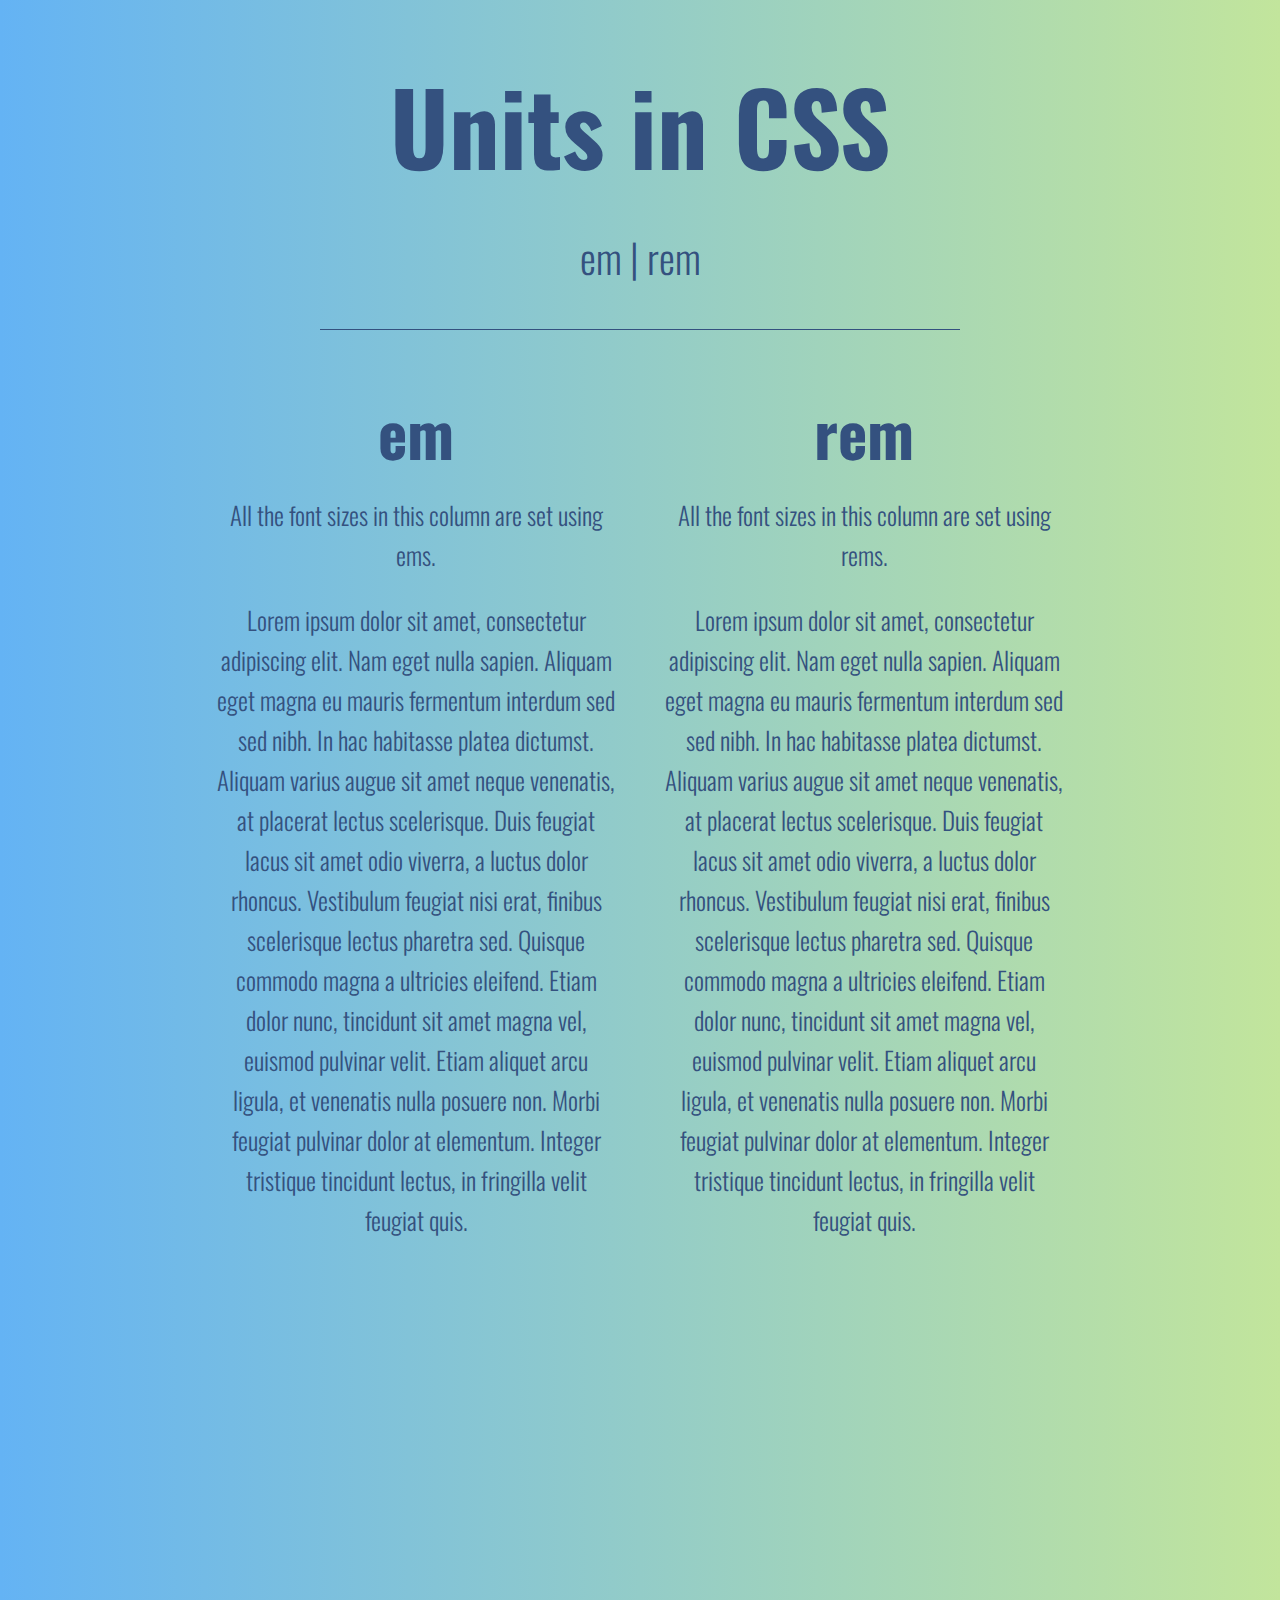
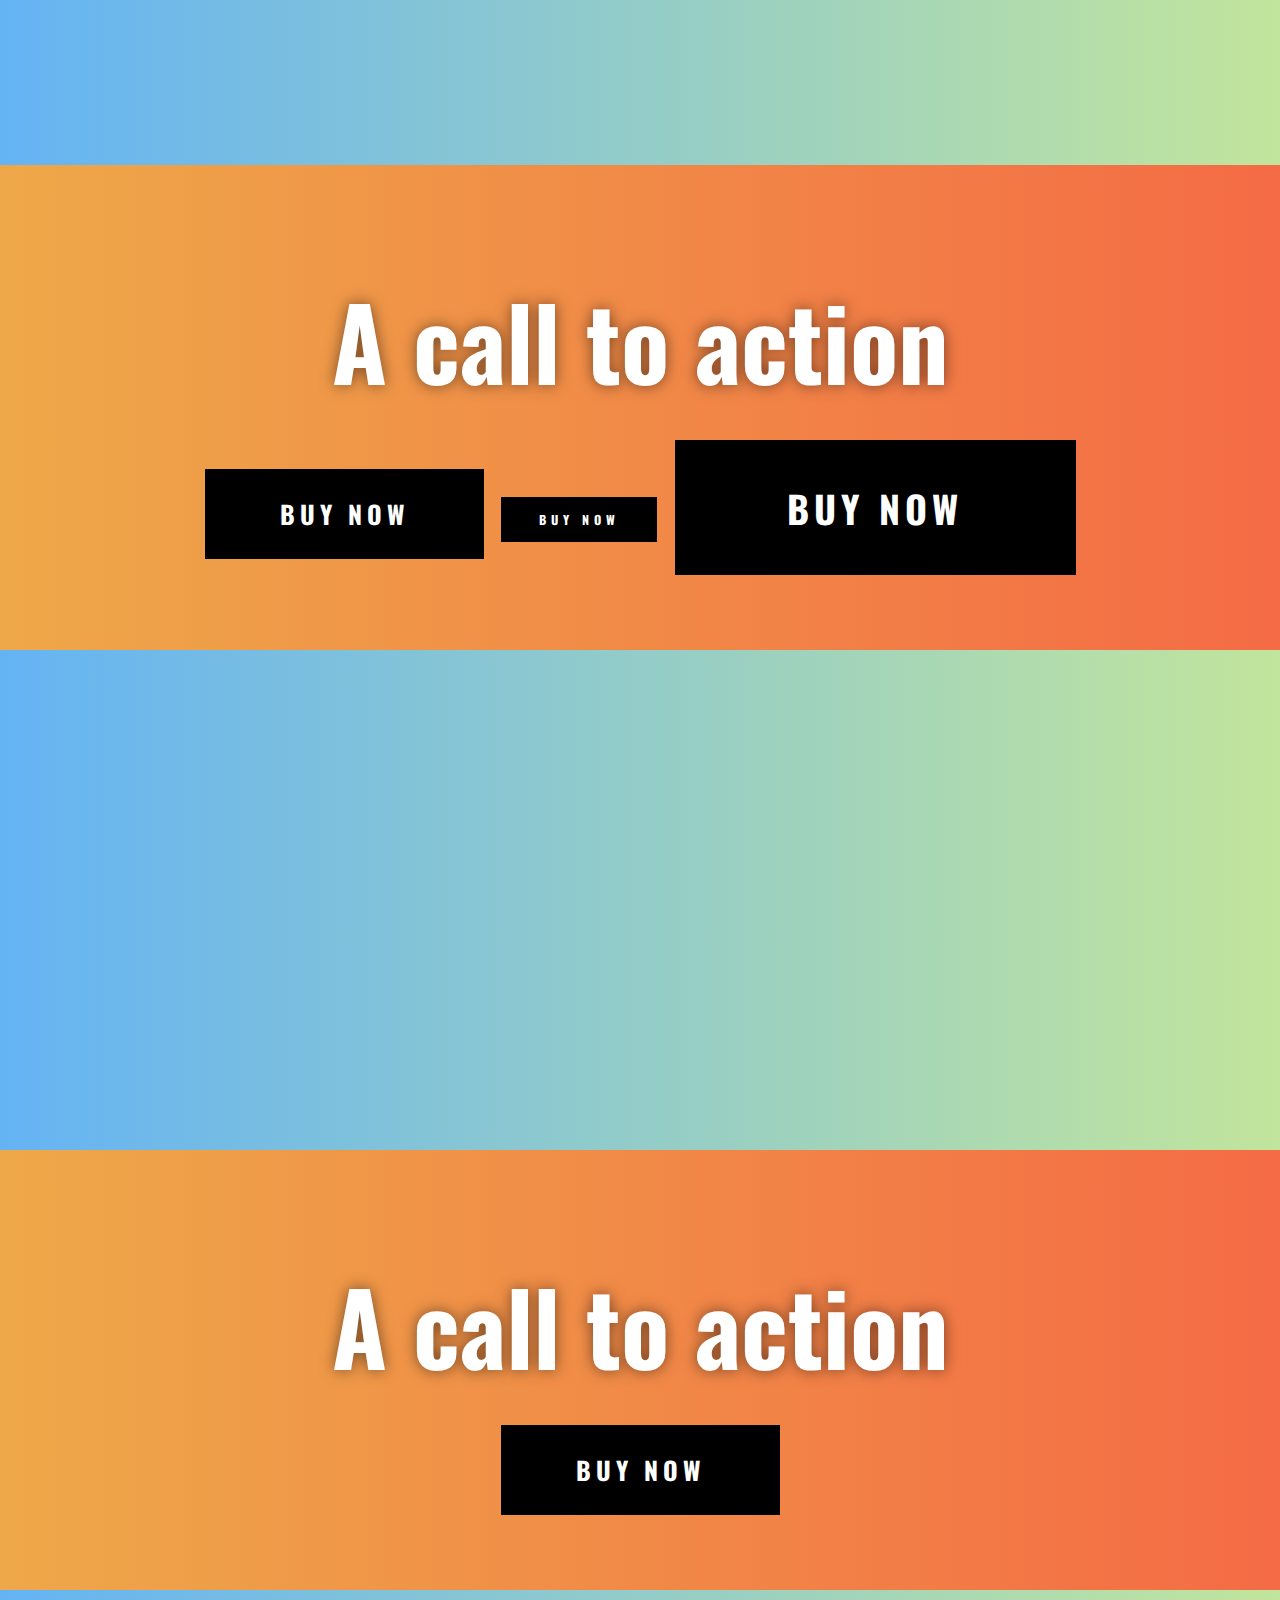
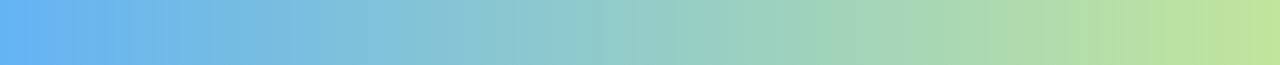
<file: Getting familiar with relative units/index.html>
<!DOCTYPE html>
<html lang="en">
  <head>
    <meta charset="UTF-8" />
    <meta http-equiv="X-UA-Compatible" content="IE=edge" />
    <meta name="viewport" content="width=device-width, initial-scale=1.0" />
    <link rel="stylesheet" href="style.css" />
    <title>Document</title>
  </head>
  <body>
    <h1>Units in CSS</h1>
    <p class="subhead">em | rem</p>

    <div class="grid">
      <div class="col col--em">
        <h1>em</h1>
        <p>All the font sizes in this column are set using ems.</p>
        <p>
          Lorem ipsum dolor sit amet, consectetur adipiscing elit. Nam eget
          nulla sapien. Aliquam eget magna eu mauris fermentum interdum sed sed
          nibh. In hac habitasse platea dictumst. Aliquam varius augue sit amet
          neque venenatis, at placerat lectus scelerisque. Duis feugiat lacus
          sit amet odio viverra, a luctus dolor rhoncus. Vestibulum feugiat nisi
          erat, finibus scelerisque lectus pharetra sed. Quisque commodo magna a
          ultricies eleifend. Etiam dolor nunc, tincidunt sit amet magna vel,
          euismod pulvinar velit. Etiam aliquet arcu ligula, et venenatis nulla
          posuere non. Morbi feugiat pulvinar dolor at elementum. Integer
          tristique tincidunt lectus, in fringilla velit feugiat quis.
        </p>
      </div>

      <div class="col col--rem">
        <h1>rem</h1>
        <p>All the font sizes in this column are set using rems.</p>
        <p>
          Lorem ipsum dolor sit amet, consectetur adipiscing elit. Nam eget
          nulla sapien. Aliquam eget magna eu mauris fermentum interdum sed sed
          nibh. In hac habitasse platea dictumst. Aliquam varius augue sit amet
          neque venenatis, at placerat lectus scelerisque. Duis feugiat lacus
          sit amet odio viverra, a luctus dolor rhoncus. Vestibulum feugiat nisi
          erat, finibus scelerisque lectus pharetra sed. Quisque commodo magna a
          ultricies eleifend. Etiam dolor nunc, tincidunt sit amet magna vel,
          euismod pulvinar velit. Etiam aliquet arcu ligula, et venenatis nulla
          posuere non. Morbi feugiat pulvinar dolor at elementum. Integer
          tristique tincidunt lectus, in fringilla velit feugiat quis.
        </p>
      </div>
    </div>

    <div class="call-to-action">
      <h1>A call to action</h1>
      <a href="" class="btn">Buy now</a>
      <a href="" class="btn btn--small">Buy now</a>
      <a href="" class="btn btn--lrg">Buy now</a>
    </div>

    <div class="call-to-action call-to-action--small">
      <h1>A call to action</h1>
      <a href="" class="btn">Buy now</a>
    </div>
  </body>
</html>
</file>
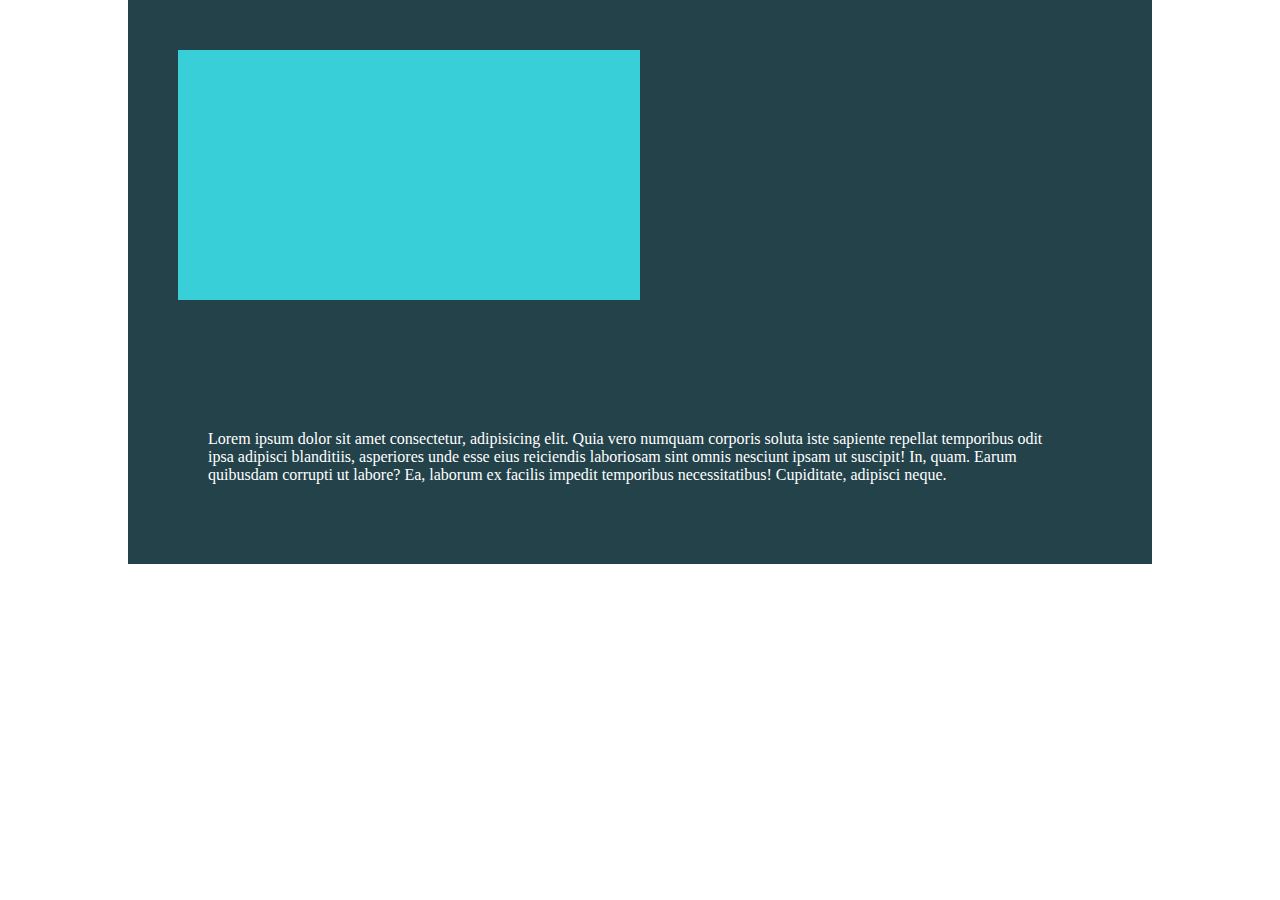
<file: Using percentages and avoiding heights/index.html>
<!DOCTYPE html>
<html lang="en">
  <head>
    <meta charset="UTF-8" />
    <meta http-equiv="X-UA-Compatible" content="IE=edge" />
    <meta name="viewport" content="width=device-width, initial-scale=1.0" />
    <link rel="stylesheet" href="style.css" />
    <title>Document</title>
  </head>
  <body>
    <div class="parent">
      <div class="child"></div>
    </div>
    <div class="container">
      Lorem ipsum dolor sit amet consectetur, adipisicing elit. Quia vero
      numquam corporis soluta iste sapiente repellat temporibus odit ipsa
      adipisci blanditiis, asperiores unde esse eius reiciendis laboriosam sint
      omnis nesciunt ipsam ut suscipit! In, quam. Earum quibusdam corrupti ut
      labore? Ea, laborum ex facilis impedit temporibus necessitatibus!
      Cupiditate, adipisci neque.
    </div>
  </body>
</html>
</file>
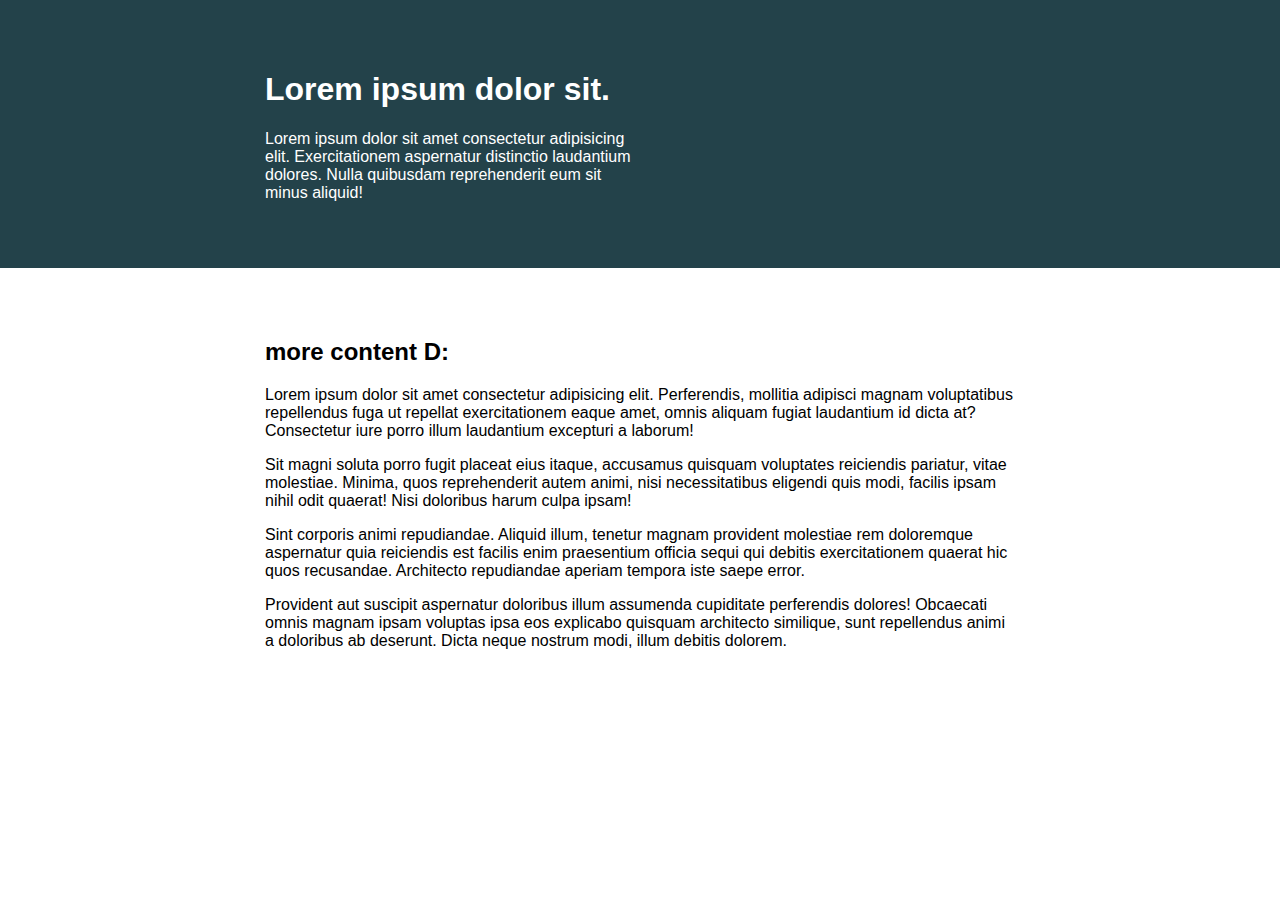
<file: Enter max-width/challenge 2/index.html>
<!DOCTYPE html>
<html lang="en">
  <head>
    <meta charset="UTF-8" />
    <meta name="viewport" content="width=device-width, initial-scale=1.0" />
    <title>Day 01</title>

    <link rel="stylesheet" href="style.css" />
  </head>
  <body>
    <div class="main-container">
      <div class="container">
        <div class="intro-content">
          <h1>Lorem ipsum dolor sit.</h1>
          <p>
            Lorem ipsum dolor sit amet consectetur adipisicing elit.
            Exercitationem aspernatur distinctio laudantium dolores. Nulla
            quibusdam reprehenderit eum sit minus aliquid!
          </p>
        </div>
      </div>
    </div>
    <div class="more-content">
      <h2>more content D:</h2>
      <p>
        Lorem ipsum dolor sit amet consectetur adipisicing elit. Perferendis,
        mollitia adipisci magnam voluptatibus repellendus fuga ut repellat
        exercitationem eaque amet, omnis aliquam fugiat laudantium id dicta at?
        Consectetur iure porro illum laudantium excepturi a laborum!
      </p>
      <p>
        Sit magni soluta porro fugit placeat eius itaque, accusamus quisquam
        voluptates reiciendis pariatur, vitae molestiae. Minima, quos
        reprehenderit autem animi, nisi necessitatibus eligendi quis modi,
        facilis ipsam nihil odit quaerat! Nisi doloribus harum culpa ipsam!
      </p>
      <p>
        Sint corporis animi repudiandae. Aliquid illum, tenetur magnam provident
        molestiae rem doloremque aspernatur quia reiciendis est facilis enim
        praesentium officia sequi qui debitis exercitationem quaerat hic quos
        recusandae. Architecto repudiandae aperiam tempora iste saepe error.
      </p>
      <p>
        Provident aut suscipit aspernatur doloribus illum assumenda cupiditate
        perferendis dolores! Obcaecati omnis magnam ipsam voluptas ipsa eos
        explicabo quisquam architecto similique, sunt repellendus animi a
        doloribus ab deserunt. Dicta neque nostrum modi, illum debitis dolorem.
      </p>
    </div>
  </body>
</html>
</file>
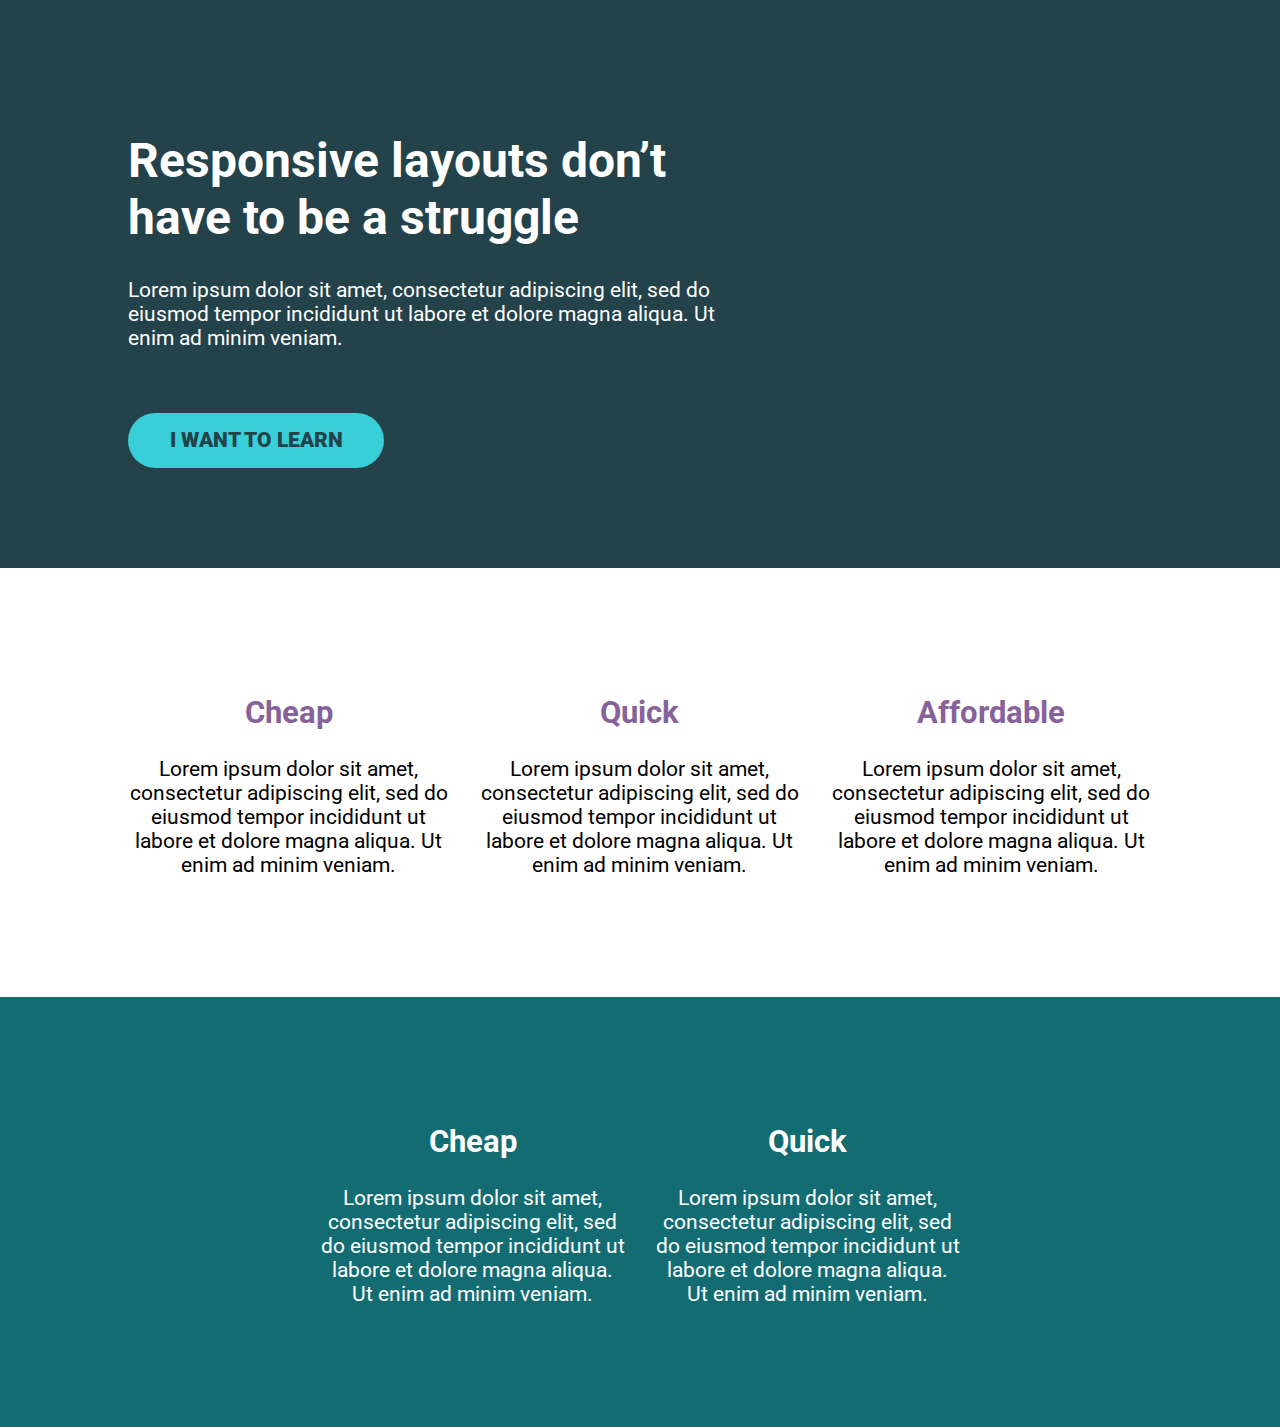
<file: Flexbox basics/Flexbox challenge 1/index.html>
<link href="https://fonts.googleapis.com/css2?family=Roboto:wght@400;900&display=swap" rel="stylesheet"> 
    <link rel="stylesheet" href="style.css">
</head>
<body>
    <div class="hero">
        <div class="container">
            <div class="hero__text">
                <h1>Responsive layouts don’t have to be a struggle</h1>
                <p>Lorem ipsum dolor sit amet, consectetur adipiscing elit, sed do eiusmod tempor incididunt ut labore et dolore magna aliqua. Ut enim ad minim veniam.</p>
                <a href="#" class="btn">I want to learn</a>
            </div>
        </div>
    </div>
    <div class="container">
        <div class="row">
            <div class="col">
                <h2>Cheap</h2>
                <p>Lorem ipsum dolor sit amet, consectetur adipiscing elit, sed do eiusmod tempor incididunt ut labore et dolore magna aliqua. Ut enim ad minim veniam.</p>
            </div>
            <div class="col">
                <h2>Quick</h2>
                <p>Lorem ipsum dolor sit amet, consectetur adipiscing elit, sed do eiusmod tempor incididunt ut labore et dolore magna aliqua. Ut enim ad minim veniam.</p>
            </div>
            <div class="col">
                <h2>Affordable</h2>
                <p>Lorem ipsum dolor sit amet, consectetur adipiscing elit, sed do eiusmod tempor incididunt ut labore et dolore magna aliqua. Ut enim ad minim veniam.</p>
            </div>
        </div>
    </div>

    <div class="container__two">
<div class="second__row">
    <div class="col">
        <h2>Cheap</h2>
        <p>Lorem ipsum dolor sit amet, consectetur adipiscing elit, sed do eiusmod tempor incididunt ut labore et dolore magna aliqua. Ut enim ad minim veniam.</p>
    </div>
    <div class="col">
        <h2>Quick</h2>
        <p>Lorem ipsum dolor sit amet, consectetur adipiscing elit, sed do eiusmod tempor incididunt ut labore et dolore magna aliqua. Ut enim ad minim veniam.</p>
    </div>
  </div>
</div>

</body>
</html>
</file>
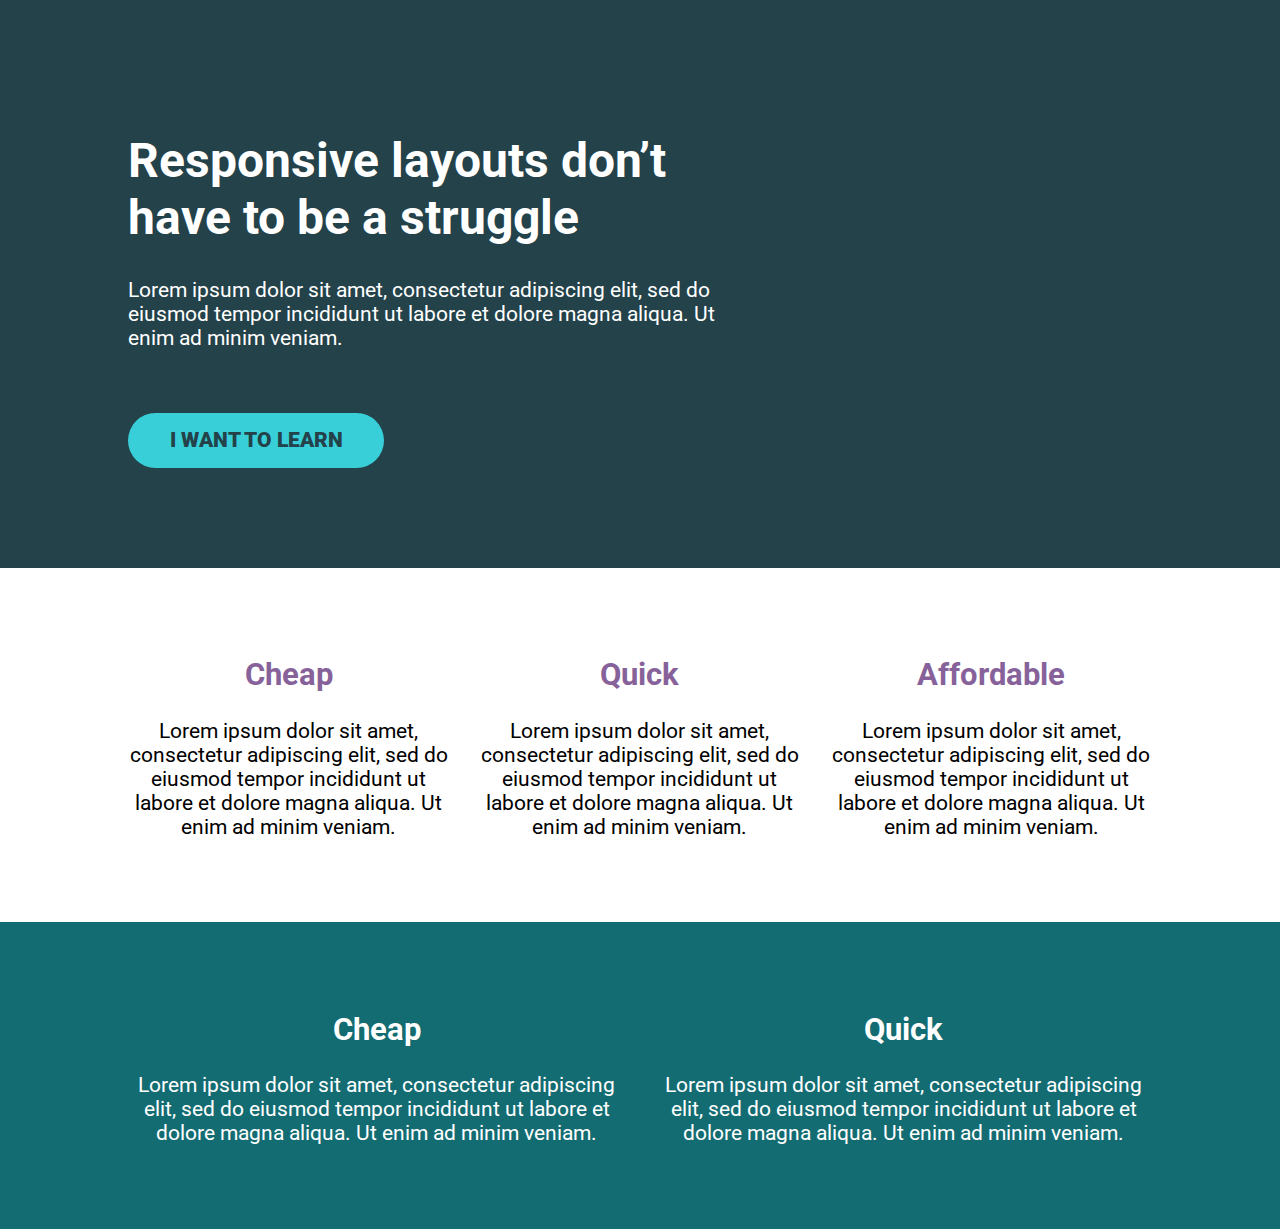
<file: Flexbox basics/Solution 1/index.html>
<!DOCTYPE html>
<html lang="en">
  <head>
    <meta charset="UTF-8" />
    <meta name="viewport" content="width=device-width, initial-scale=1.0" />
    <title>Challenge time!</title>
    <link
      href="https://fonts.googleapis.com/css2?family=Roboto:wght@400;900&display=swap"
      rel="stylesheet"
    />
    <link rel="stylesheet" href="style.css" />
  </head>
  <body>
    <div class="hero">
      <div class="container">
        <div class="hero__text">
          <h1>Responsive layouts don’t have to be a struggle</h1>
          <p>
            Lorem ipsum dolor sit amet, consectetur adipiscing elit, sed do
            eiusmod tempor incididunt ut labore et dolore magna aliqua. Ut enim
            ad minim veniam.
          </p>
          <a href="#" class="btn">I want to learn</a>
        </div>
      </div>
    </div>

    <section class="three-col">
      <div class="container">
        <div class="row">
          <div class="col">
            <h2>Cheap</h2>
            <p>
              Lorem ipsum dolor sit amet, consectetur adipiscing elit, sed do
              eiusmod tempor incididunt ut labore et dolore magna aliqua. Ut
              enim ad minim veniam.
            </p>
          </div>
          <div class="col">
            <h2>Quick</h2>
            <p>
              Lorem ipsum dolor sit amet, consectetur adipiscing elit, sed do
              eiusmod tempor incididunt ut labore et dolore magna aliqua. Ut
              enim ad minim veniam.
            </p>
          </div>
          <div class="col">
            <h2>Affordable</h2>
            <p>
              Lorem ipsum dolor sit amet, consectetur adipiscing elit, sed do
              eiusmod tempor incididunt ut labore et dolore magna aliqua. Ut
              enim ad minim veniam.
            </p>
          </div>
        </div>
      </div>
    </section>

    <section class="two-col">
      <div class="container">
        <div class="row">
          <div class="col">
            <h2>Cheap</h2>
            <p>
              Lorem ipsum dolor sit amet, consectetur adipiscing elit, sed do
              eiusmod tempor incididunt ut labore et dolore magna aliqua. Ut
              enim ad minim veniam.
            </p>
          </div>
          <div class="col">
            <h2>Quick</h2>
            <p>
              Lorem ipsum dolor sit amet, consectetur adipiscing elit, sed do
              eiusmod tempor incididunt ut labore et dolore magna aliqua. Ut
              enim ad minim veniam.
            </p>
          </div>
        </div>
      </div>
    </section>
  </body>
</html>
</file>
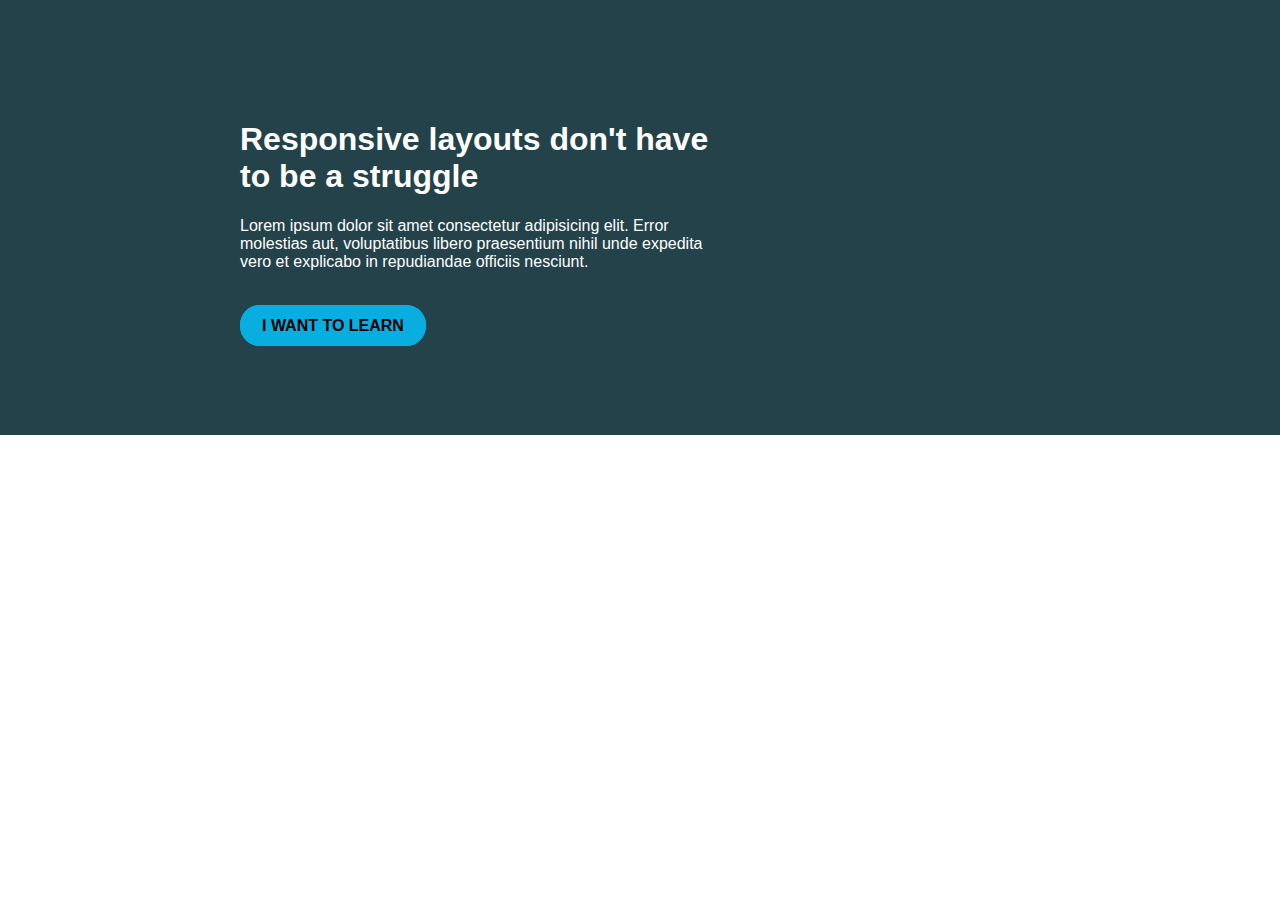
<file: Practice time!/challenge 3/index.html>
<!DOCTYPE html>
<html lang="en">
  <head>
    <meta charset="UTF-8" />
    <meta http-equiv="X-UA-Compatible" content="IE=edge" />
    <meta name="viewport" content="width=device-width, initial-scale=1.0" />
    <link rel="stylesheet" href="style.css" />
    <title>Document</title>
  </head>
  <body>
    <div class="intro">
      <div class="container">
          <div class="intro-content">
        <h1>Responsive layouts don't have to be a struggle</h1>
        <p>
          Lorem ipsum dolor sit amet consectetur adipisicing elit. Error
          molestias aut, voluptatibus libero praesentium nihil unde expedita
          vero et explicabo in repudiandae officiis nesciunt.
        </p>
        <a href="#">I WANT TO LEARN</a>
      </div>
    </div>
  </body>
</html>
</file>
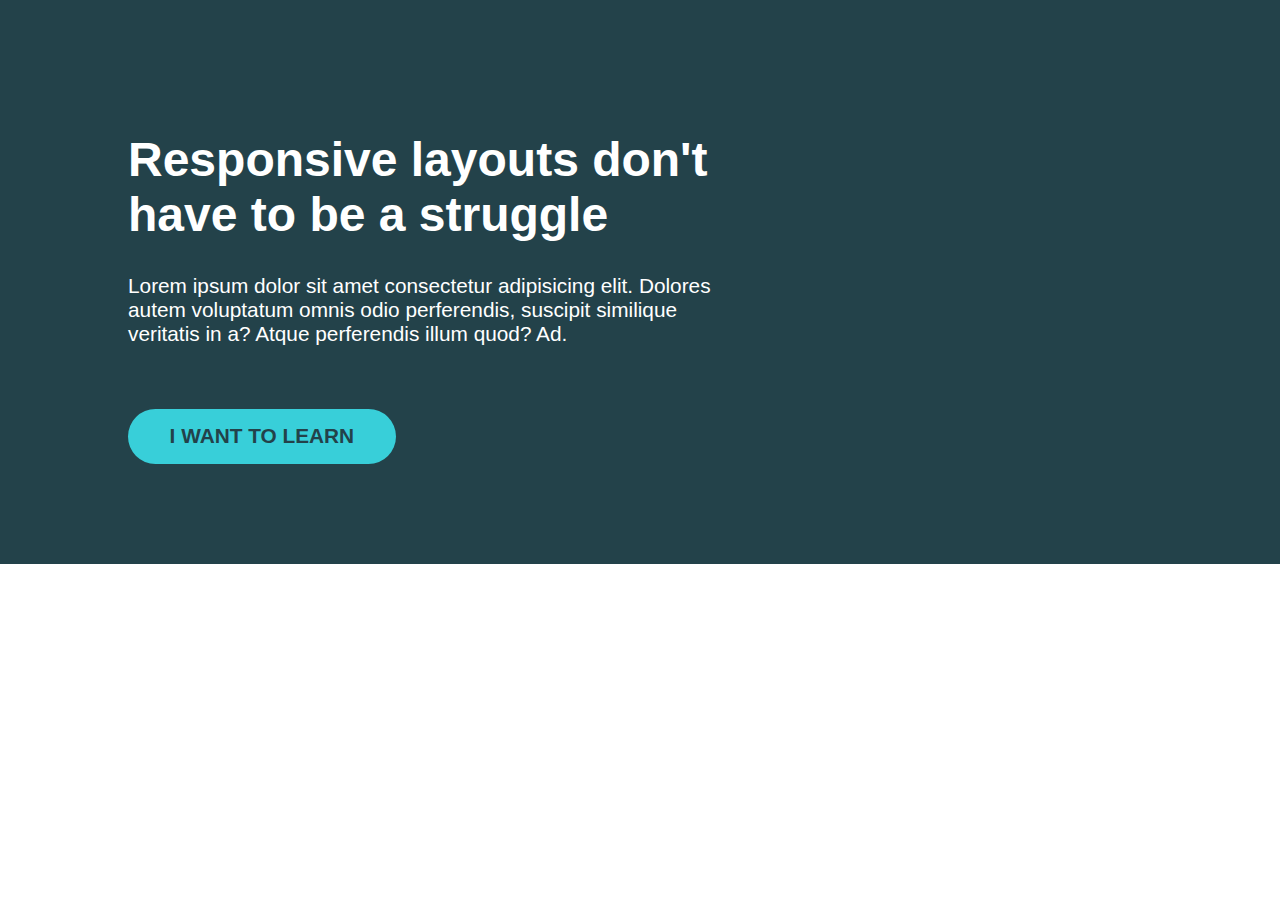
<file: Practice time!/solution 3/index.html>
<!DOCTYPE html>
<html lang="en">
  <head>
    <meta charset="UTF-8" />
    <meta http-equiv="X-UA-Compatible" content="IE=edge" />
    <meta name="viewport" content="width=device-width, initial-scale=1.0" />
    <link rel="stylesheet" href="style.css" />
    <title>Document</title>
  </head>
  <body>
    <div class="hero">
      <div class="container">
        <div class="hero__text">
          <h1>Responsive layouts don't have to be a struggle</h1>
          <p>
            Lorem ipsum dolor sit amet consectetur adipisicing elit. Dolores
            autem voluptatum omnis odio perferendis, suscipit similique
            veritatis in a? Atque perferendis illum quod? Ad.
          </p>
          <a href="#" class="btn">I want to learn</a>
        </div>
      </div>
    </div>
  </body>
</html>
</file>
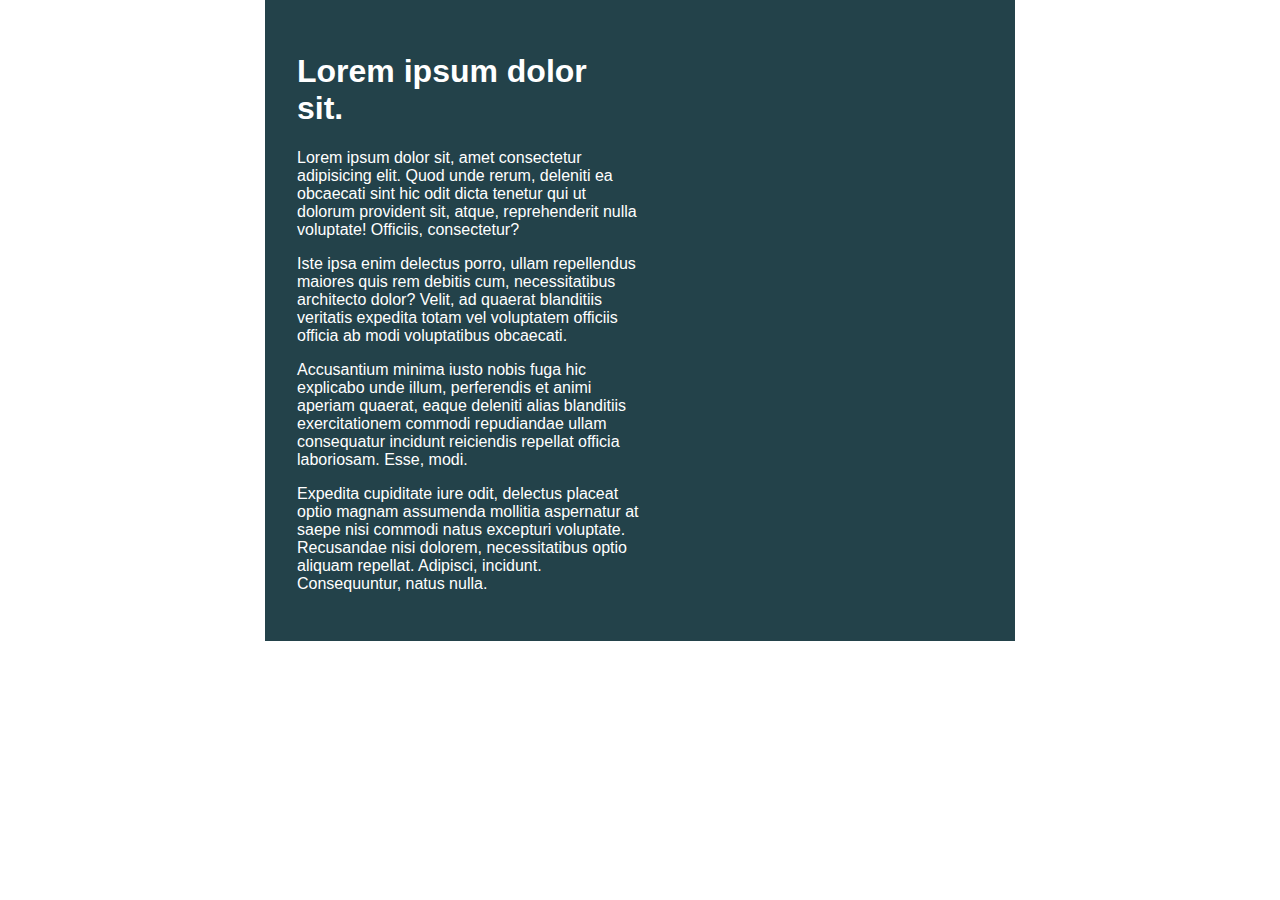
<file: Using percentages and avoiding heights/challenge 1/index.html>
<!DOCTYPE html>
<html lang="en">
  <head>
    <meta charset="UTF-8" />
    <meta name="viewport" content="width=device-width, initial-scale=1.0" />
    <title>Day 01</title>

    <link rel="stylesheet" href="style.css" />
  </head>

  <body>
    <div class="container">
      <div class="intro-content">
        <h1>Lorem ipsum dolor sit.</h1>
        <p>
          Lorem ipsum dolor sit, amet consectetur adipisicing elit. Quod unde
          rerum, deleniti ea obcaecati sint hic odit dicta tenetur qui ut
          dolorum provident sit, atque, reprehenderit nulla voluptate! Officiis,
          consectetur?
        </p>
        <p>
          Iste ipsa enim delectus porro, ullam repellendus maiores quis rem
          debitis cum, necessitatibus architecto dolor? Velit, ad quaerat
          blanditiis veritatis expedita totam vel voluptatem officiis officia ab
          modi voluptatibus obcaecati.
        </p>
        <p>
          Accusantium minima iusto nobis fuga hic explicabo unde illum,
          perferendis et animi aperiam quaerat, eaque deleniti alias blanditiis
          exercitationem commodi repudiandae ullam consequatur incidunt
          reiciendis repellat officia laboriosam. Esse, modi.
        </p>
        <p>
          Expedita cupiditate iure odit, delectus placeat optio magnam assumenda
          mollitia aspernatur at saepe nisi commodi natus excepturi voluptate.
          Recusandae nisi dolorem, necessitatibus optio aliquam repellat.
          Adipisci, incidunt. Consequuntur, natus nulla.
        </p>
      </div>
    </div>
  </body>
</html>
</file>
<file: Getting familiar with relative units/style.css>
@import url("https://fonts.googleapis.com/css?family=Oswald:300,700");

html {
  font-size: 16px;
}

@media (min-width: 700px) {
  html {
    font-size: 25px;
  }
}

body {
  color: #34517f;
  margin: 3em auto;
  text-align: center;
  background: linear-gradient(to left, #c2e59c, #64b3f4);
  font-family: "Oswald", sans-serif;
  font-weight: 300;
  font-size: 1em;
  line-height: 1.6;
}

.subhead {
  font-size: 1.6rem;
  margin: 0.5em 0;
}

.subhead::after {
  content: "";
  display: block;
  height: 1px;
  background: #34517f;
  margin: 1em auto;
  width: 50%;
}

.grid {
  display: flex;
  width: 70%;
  margin: 0 auto;
}

.col {
  flex: 1;
  margin: 0 0.5em;
  padding: 0 0.5em;
}

/* ============
   === EMS  === 
   ============ */

.grid {
}

.col--em {
}

.col--em h1 {
  font-size: 2.5em;
}

.col--em p {
  font-size: 1em;
}

/* ============
   === REMS === 
   ============ */

.col--rem {
}

.col--rem h1 {
  font-size: 2.5rem;
}

.col--rem p {
  font-size: 1rem;
}

/* ============
   Call to action 
   ============ */

h1 {
  font-size: 4em;
  margin: 0.5em 0;
  line-height: 1;
}

.call-to-action {
  background: linear-gradient(to left, #f46b45, #eea849);
  padding: 3em 0;
  color: white;
  text-shadow: 0 0 15px rgba(0, 0, 0, 0.5);
  margin-top: 500px;
  font-size: 1em;
}

.call-to-action--small {
  font-size: 1em;
}

.btn {
  display: inline-block;
  background: black;
  font-weight: 700;
  letter-spacing: 5px;
  color: white;
  text-transform: uppercase;
  text-decoration: none;

  padding: 1em 3em;

  margin: 0 0.25rem;
}

.btn--small {
  font-size: 0.5em;
}

.btn--lrg {
  font-size: 1.5em;
}
</file>
<file: Using percentages and avoiding heights/style.css>
* {
  box-sizing: border-box;
}

body {
  margin: 0;
}

.parent {
  background-color: #23424a;
  padding: 50px;
  width: 80%;
  margin: 0 auto;
}

/* .child {
  background-color: #38cfd9;
  height: 250px;
} */
/*Work in percentages for width*/
/*having absolute widths takes away responsiveness*/
/*child has the % width of the parent*/

.child {
  background-color: #38cfd9;
  width: 50%;
  height: 250px;
}

/*CSS tries to not lose information*/
/*if child has bigger width than parent, overflows*/
/*always x% of the elements parent*/

.container {
  background: #23424a;
  color: white;
  width: 80%;
  margin: 0 auto;
  padding: 5em;
}
</file>
<file: Enter max-width/challenge 2/style.css>
/* INSTRUCTIONS
 *
 * 1) Keep the text inside .intro-content
 *    in the same place, but have the background
 *    extend from one side of the viewport
 *    to the other, no matter how wide or narrow
 *    the browser is.
 *
 * 2) Limit the maximum width of the text in the
 *    bottom area.
 *
 * You may modify the HTML if needed
 * (you probably should for this challenge)
 *
 */

* {
  box-sizing: border-box;
}

body {
  margin: 0;
  font-family: sans-serif;
}

.main-container {
  background: #23424a;
}

.container {
  width: 80%;
  max-width: 750px;
  margin: 0 auto;
  color: white;
  padding: 50px 0;
}

.intro-content {
  width: 50%;
}

.more-content {
  width: 80%;
  max-width: 750px;
  margin: 0 auto;
  padding: 50px 0;
}
</file>
<file: Flexbox basics/Flexbox challenge 1/style.css>
/* 
////// For this challenge ///////

- You will have to modify the HTML

- You can add new classes in the HTML
  if you need to

// Requirements
1. The headings in the first row must be
   a different color
2. The two .col at the bottom must go next
   to one another
3. The section at the bottom should have
   a dark background color and a different
   color of text
4. I've removed the "gap" that I created,
   so you'll have to add it back in

   */

*,
*::before,
*::after {
  box-sizing: border-box;
}

body {
  margin: 0;
  font-family: "Roboto", sans-serif;
  font-size: 1.3rem;
}

h1 {
  font-size: 3rem;
}

.container {
  width: 80%;
  max-width: 1100px;
  margin: 0 auto;
}

.container__two {
  background-color: #136c72;
  width: 100%;
}

.second__row {
  display: flex;
  flex-direction: row;
  width: 50%;
  margin: 0 auto;
  color: white;
}

.row {
  /* display: flex => flex container */
  display: flex;

  /* can't use yet */
  /* gap: 100px; */
}

.container .row .col h2 {
  color: #87629a;
}

.col {
  /* these are now flex items */
  width: 100%;
  text-align: center;
  margin-top: 100px;
  margin-bottom: 100px;
}

.col + .col {
  margin-left: 30px;
}

.hero {
  padding: 100px 0;
  background-color: #23424a;
  color: #fff;
}

.hero__text {
  width: 60%;
}

.hero p {
  margin-bottom: 3em;
}

.btn {
  display: inline-block;
  text-decoration: none;
  text-transform: uppercase;
  color: #23424a;
  font-weight: 900;
  background-color: #38cfd9;
  padding: 0.75em 2em;
  border-radius: 100px;
}

.btn:hover,
.btn:focus {
  opacity: 0.75;
}
</file>
<file: Flexbox basics/Solution 1/style.css>
/* 
////// For this challenge ///////

- You will have to modify the HTML

- You can add new classes in the HTML
  if you need to

// Requirements
1. The headings in the first row must be
   a different color
2. The two .col at the bottom must go next
   to one another
3. The section at the bottom should have
   a dark background color and a different
   color of text
4. I've removed the "gap" that I created,
   so you'll have to add it back in

   */

*,
*::before,
*::after {
  box-sizing: border-box;
}

body {
  margin: 0;
  font-family: "Roboto", sans-serif;
  font-size: 1.3rem;
}

h1 {
  font-size: 3rem;
}

.container {
  width: 80%;
  max-width: 1100px;
  margin: 0 auto;
}

.row {
  /* display: flex => flex container */
  display: flex;

  /* can't use yet */
  /* gap: 100px; */
}

.col {
  /* these are now flex items */
  width: 100%;
}

.col + .col {
  margin-left: 30px;
}

.hero {
  padding: 100px 0;
  background-color: #23424a;
  color: #fff;
}

.hero__text {
  width: 60%;
}

.hero p {
  margin-bottom: 3em;
}

.three-col {
  text-align: center;
  padding: 3em 0;
}

.three-col h2 {
  color: #87629a;
}

.two-col {
  text-align: center;
  padding: 3em 0;
  background-color: #136c72;
  color: white;
}

.btn {
  display: inline-block;
  text-decoration: none;
  text-transform: uppercase;
  color: #23424a;
  font-weight: 900;
  background-color: #38cfd9;
  padding: 0.75em 2em;
  border-radius: 100px;
}

.btn:hover,
.btn:focus {
  opacity: 0.75;
}
</file>
<file: Practice time!/challenge 3/style.css>
* {
  box-sizing: border-box;
}

body {
  margin: 0;
  font-family: sans-serif;
}

.intro {
  background: #23424a;
  padding: 100px 0;
}

.container {
  width: 80%;
  max-width: 800px;
  margin: 0 auto;
  color: white;
}

.intro-content {
  width: 60%;
}

.intro-content a {
  text-decoration: none;
  border: 2px solid rgb(9, 174, 224);
  background-color: rgb(9, 174, 224);
  color: black;
  font-weight: 700;
  border-radius: 20px;
  padding: 10px;
  padding-left: 20px;
  padding-right: 20px;
}

.intro-content p {
  padding-bottom: 30px;
  font-size: 0.8;
}

.more-content {
  background-color: white;
  padding: 500px 0;
}
</file>
<file: Practice time!/solution 3/style.css>
*,
*::before,
*::after {
  box-sizing: border-box;
}

body {
  margin: 0;
  font-family: sans-serif;
  font-size: 1.3rem;
}

h1 {
  font-size: 3rem;
}

.container {
  width: 80%;
  margin: 0 auto;
  max-width: 1100px;
}

.hero {
  padding: 100px 0; /*100px top & bottom, 0px left & right*/
  background-color: #23424a;
  color: #fff;
}

.hero__text {
  width: 60%;
}

.hero p {
  margin-bottom: 3em;
}

.btn {
  display: inline-block;
  background-color: #38cfd9;
  padding: 0.75em 2em;
  border-radius: 100px;
  text-decoration: none;
  font-weight: 900;
  color: #23424a;
  text-transform: uppercase;
}

.btn:hover,
.btn:focus {
  opacity: 0.75;
}
</file>
<file: Using percentages and avoiding heights/challenge 1/style.css>
/* INSTRUCTIONS
 *
 * 1) Limit the total width of
 *    the .intro-conent to about half
 *    of it's parent
 *
 * 2) Stop the text from overflowing
 *    out the bottom at small screen
 *    widths
 *
 * You may modify the HTML if needed
 *
 */

* {
  box-sizing: border-box;
}

body {
  margin: 0;
  font-family: sans-serif;
}

.container {
  background: #23424a;
  color: white;

  width: 80%;
  max-width: 750px; /* adding max-width */
  margin: 0 auto;

  padding: 2em;
}

.intro-content {
  width: 50%;
}
</file>
